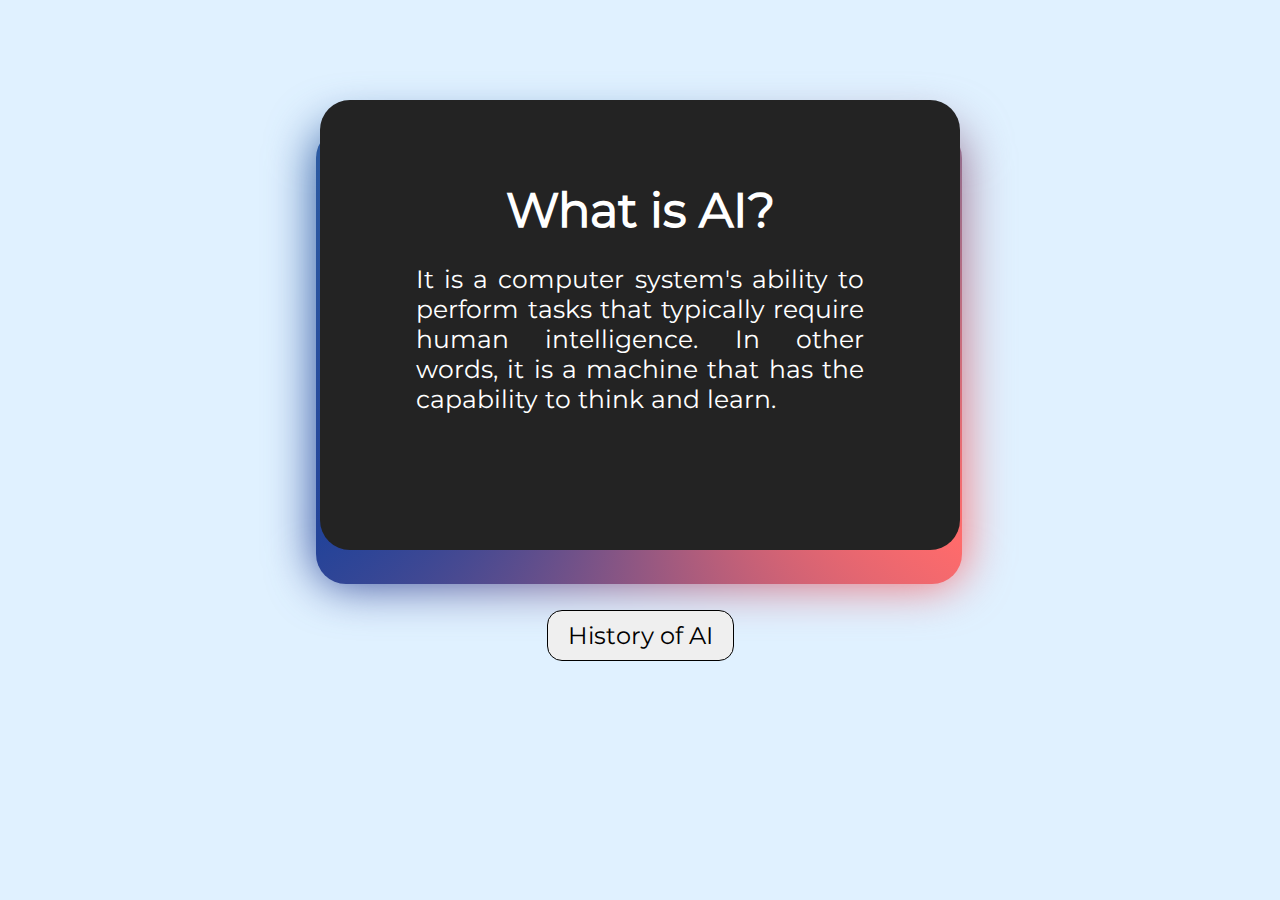
<file: index.html>
<!DOCTYPE html>
<html lang="en">
    <head>
        <meta charset="UTF-8">
        <meta name="viewport" content="width=device-width, initial-scale=1.0">
        <title>What is AI?</title>
        <link rel="stylesheet" href="layoutStyle.css">
        <link rel="icon" type="image/png" href="icon.png">
    </head>
    <body>
        
        <div class="container">
            <h1>What is AI?</h1>
            <p>It is a computer system's ability to perform tasks that typically require human intelligence. In other words, it is
                a machine that has the capability to think and learn.
            </p>
        </div>

        <a href="/history.html" target="_blank"><button id="haBtn">History of AI</button></a>

    </body>
</html>
</file>
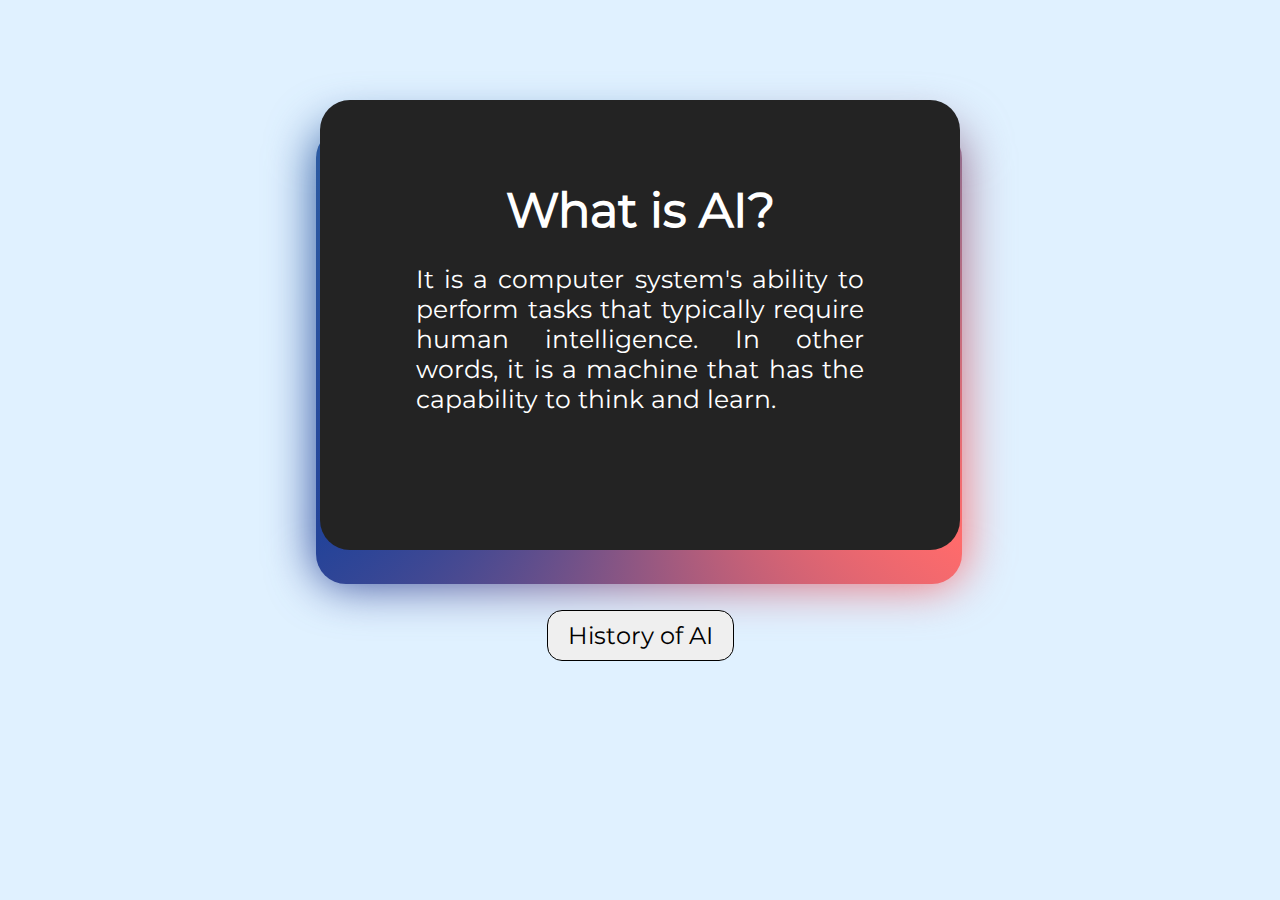
<file: central/html/index.html>
<!DOCTYPE html>
<html lang="en">
    <head>
        <meta charset="UTF-8">
        <meta name="viewport" content="width=device-width, initial-scale=1.0">
        <title>History of AI</title>
        <link rel="stylesheet" href="../css/layoutStyle.css">
    </head>
    <body>
        
        <div class="container">
            <h1>What is AI?</h1>
            <p>It is a computer system's ability to perform tasks that typically require human intelligence. In other words, it is
                a machine that has the capability to think and learn.
            </p>
        </div>

        <a href="/history.html" target="_blank"><button id="haBtn">History of AI</button></a>

    </body>
</html>
</file>
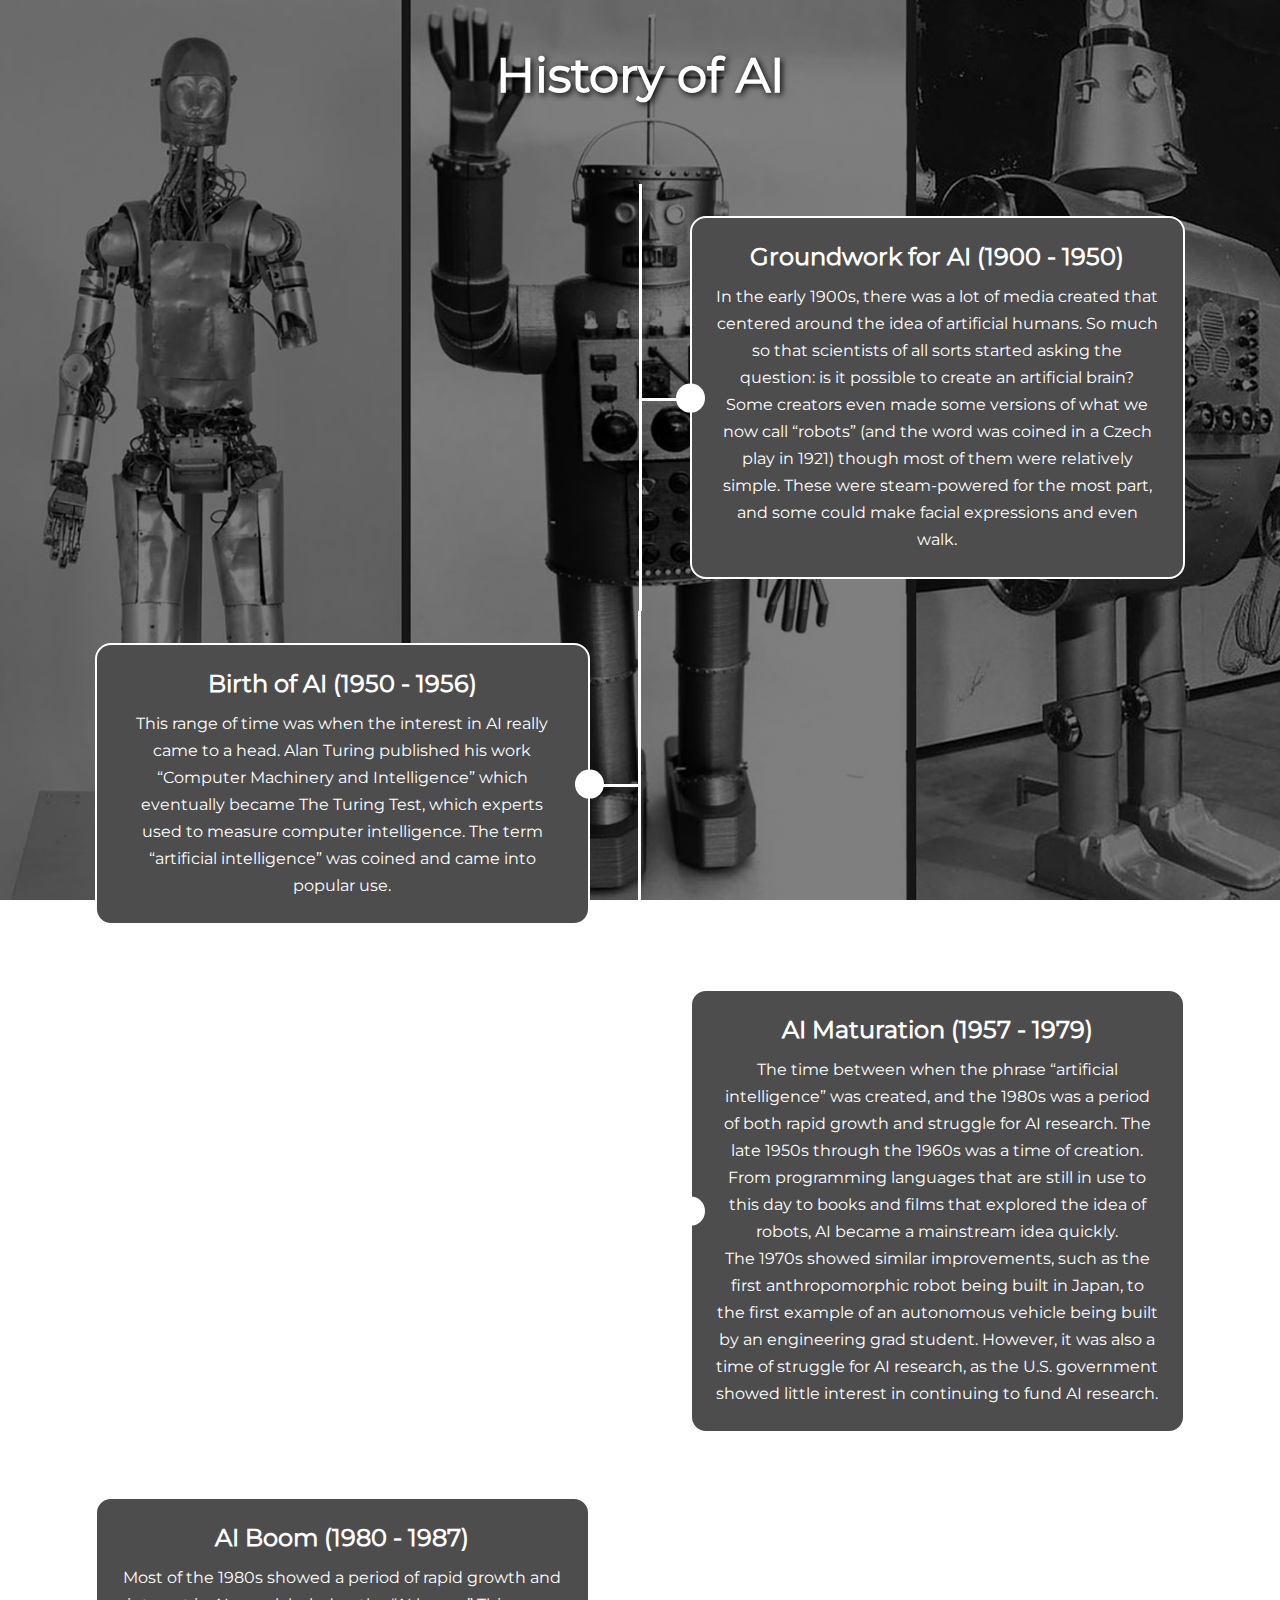
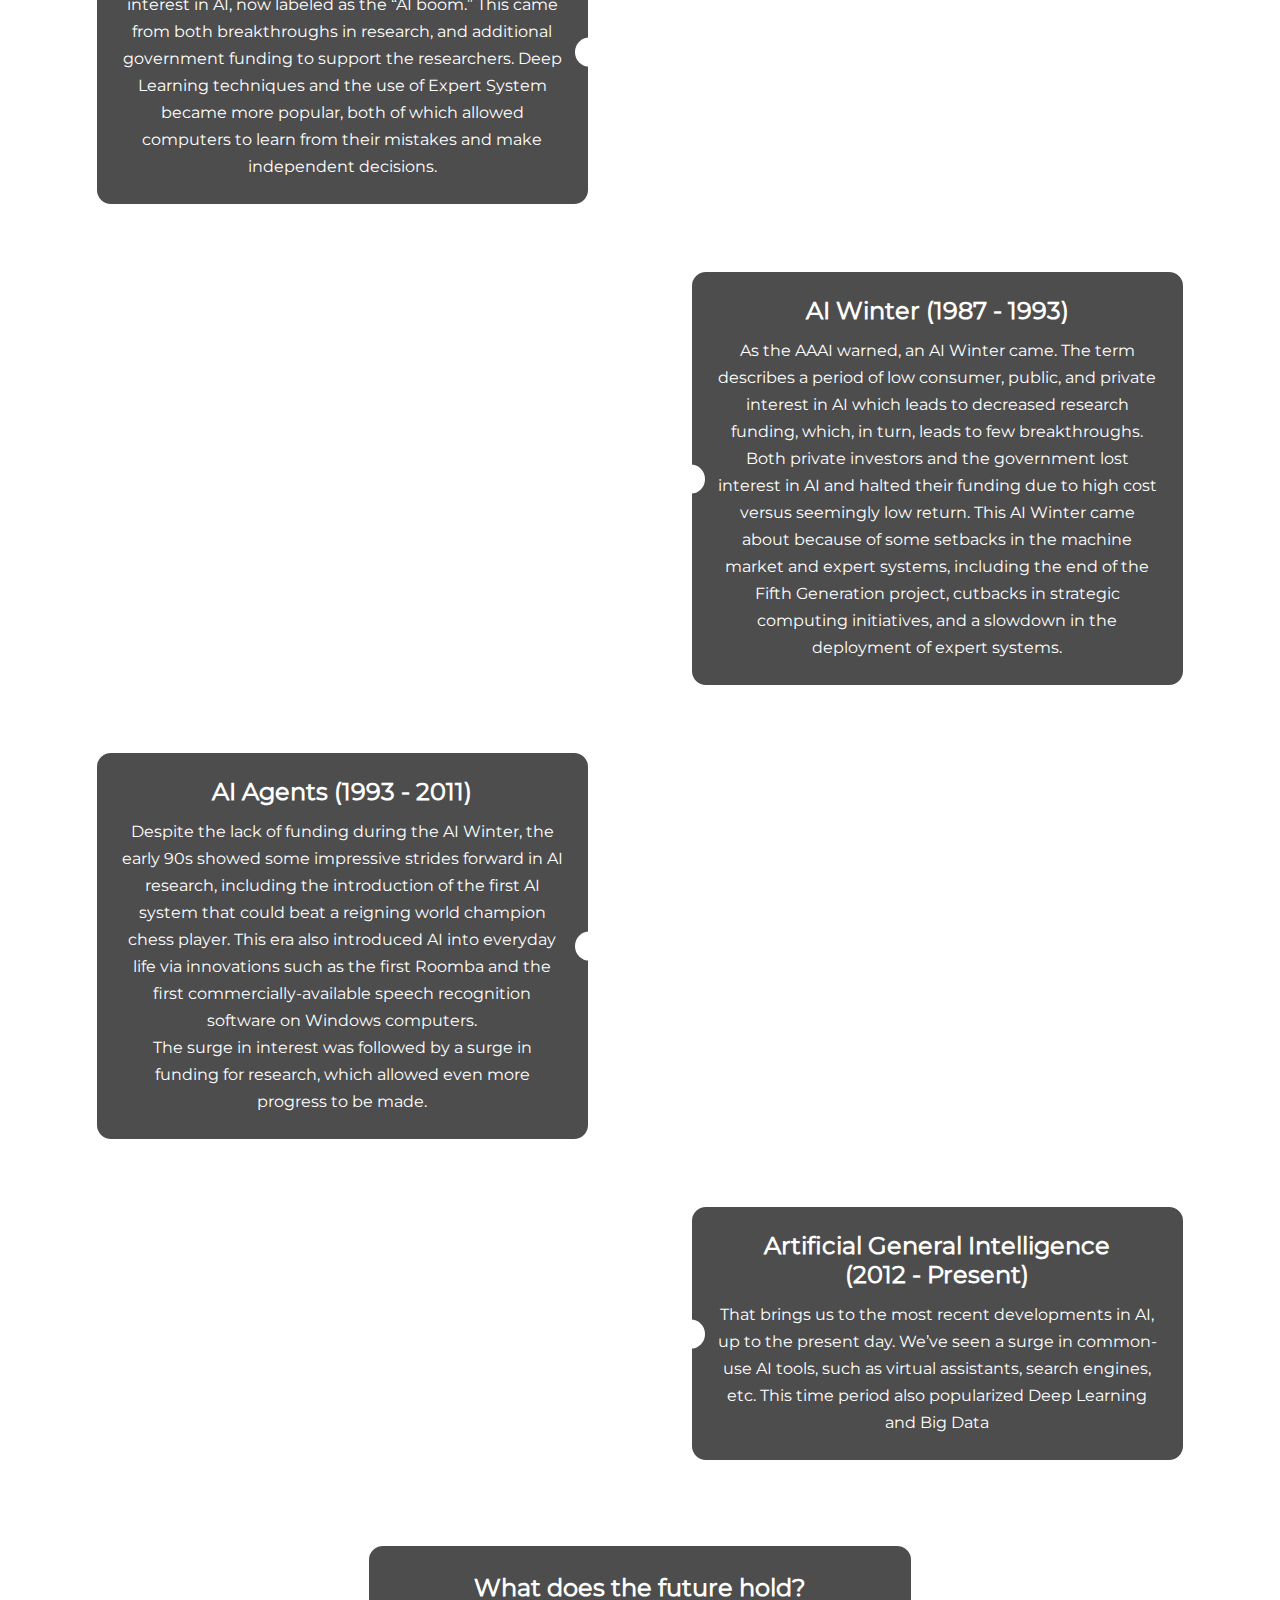
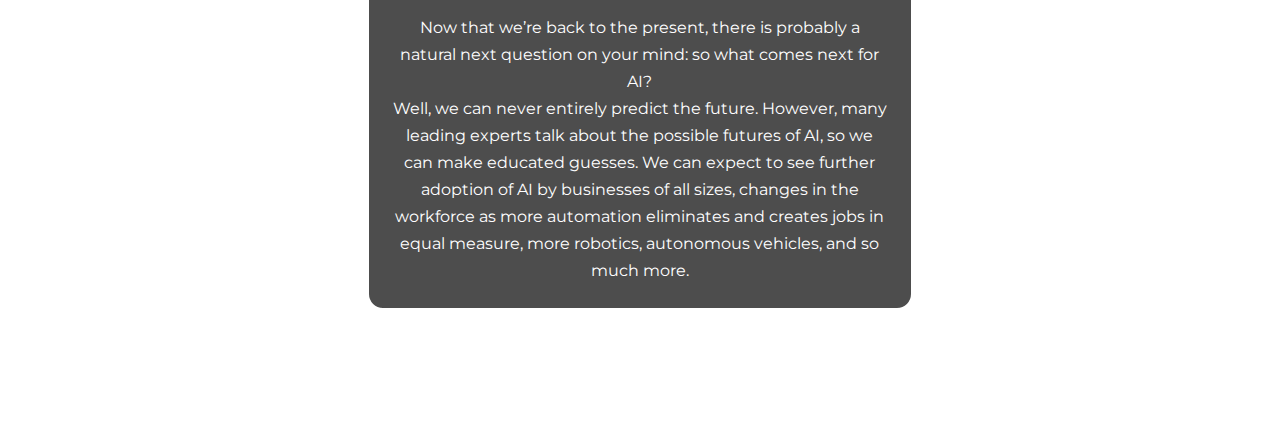
<file: history.html>
<!DOCTYPE html>
<html lang="en">
    <head>
        <meta charset="UTF-8">
        <meta name="viewport" content="width=device-width, initial-scale=1.0">
        <title>AI History</title>
        <link rel="stylesheet" href="historyStyle.css">
        <link rel="icon" type="image/png" href="icon.png">
    </head>
    <body>

        <h1 id="title">History of AI</h1>
        
        <div class="timeline">
            <div class="checkpoint">
                <div class="main-content">
                    <h2>Groundwork for AI (1900 - 1950)</h2>
                    <p>
                        In the early 1900s, there was a lot of media created that centered around the idea of artificial humans. 
                        So much so that scientists of all sorts started asking the question: is it possible to create an artificial brain? 
                        Some creators even made some versions of what we now call “robots” (and the word was coined in a Czech play in 1921) 
                        though most of them were relatively simple. These were steam-powered for the most part, and some could make facial 
                        expressions and even walk.
                    </p>
                </div>
            </div>
            <div class="checkpoint">
                <div class="main-content">
                    <h2>Birth of AI (1950 - 1956)</h2>
                    <p>This range of time was when the interest in AI really came to a head. Alan Turing published his work 
                    “Computer Machinery and Intelligence” which eventually became The Turing Test, which experts used to 
                    measure computer intelligence. The term “artificial intelligence” was coined and came into popular use.
                    </p>
                </div>
            </div>
            <div class="checkpoint">
                <div class="main-content">
                    <h2>AI Maturation (1957 - 1979)</h2>
                    <p>
                        The time between when the phrase “artificial intelligence” was created, and the 1980s was a period of 
                        both rapid growth and struggle for AI research. The late 1950s through the 1960s was a time of creation. 
                        From programming languages that are still in use to this day to books and films that explored the idea of 
                        robots, AI became a mainstream idea quickly.
                    </p>
                    <p>
                        The 1970s showed similar improvements, such as the first anthropomorphic robot being built in Japan, 
                        to the first example of an autonomous vehicle being built by an engineering grad student. However, 
                        it was also a time of struggle for AI research, as the U.S. government showed little interest in 
                        continuing to fund AI research.
                    </p>
                </div>
            </div>
            <div class="checkpoint">
                <div class="main-content">
                    <h2>AI Boom (1980 - 1987)</h2>
                    <p>
                        Most of the 1980s showed a period of rapid growth and interest in AI, now labeled as the “AI boom.” 
                        This came from both breakthroughs in research, and additional government funding to support the researchers. 
                        Deep Learning techniques and the use of Expert System became more popular, both of which allowed computers to 
                        learn from their mistakes and make independent decisions.
                    </p>
                </div>
            </div>
            <div class="checkpoint">
                <div class="main-content">
                    <h2>AI Winter (1987 - 1993)</h2>
                    <p>As the AAAI warned, an AI Winter came. The term describes a period of low consumer, public, and private interest 
                        in AI which leads to decreased research funding, which, in turn, leads to few breakthroughs. Both private investors 
                        and the government lost interest in AI and halted their funding due to high cost versus seemingly low return. 
                        This AI Winter came about because of some setbacks in the machine market and expert systems, including the end 
                        of the Fifth Generation project, cutbacks in strategic computing initiatives, and a slowdown in the deployment of 
                        expert systems.
                    </p>
                </div>
            </div>
            <div class="checkpoint">
                <div class="main-content">
                    <h2>AI Agents (1993 - 2011)</h2>
                    <p>Despite the lack of funding during the AI Winter, the early 90s showed some impressive strides forward 
                        in AI research, including the introduction of the first AI system that could beat a reigning world 
                        champion chess player. This era also introduced AI into everyday life via innovations such as the first 
                        Roomba and the first commercially-available speech recognition software on Windows computers. 
                    </p>
                    <p>
                        The surge in interest was followed by a surge in funding for research, which allowed even more progress to be made.
                    </p>
                </div>
            </div>
            <div class="checkpoint">
                <div class="main-content">
                    <h2>Artificial General Intelligence<br>(2012 - Present)</h2>
                    <p>That brings us to the most recent developments in AI, up to the present day. We’ve seen a surge in common-use 
                        AI tools, such as virtual assistants, search engines, etc. This time period also popularized Deep Learning 
                        and Big Data
                    </p>
                </div>
            </div>
            <div class="end">
                <h2>What does the future hold?</h2>
                <p>Now that we’re back to the present, there is probably a natural next question on your mind: so what comes next for AI?</p>
                <p>Well, we can never entirely predict the future. However, many leading experts talk about the possible futures of AI, 
                    so we can make educated guesses. We can expect to see further adoption of AI by businesses of all sizes, changes 
                    in the workforce as more automation eliminates and creates jobs in equal measure, more robotics, autonomous vehicles,
                    and so much more. 
                </p>
            </div>
        </div>

        <a id="source" href="https://www.tableau.com/data-insights/ai/history" target="_blank">Source: Tableau - AI History</a>

        <script src="historyJS.js"></script>
    </body>
</html>
</file>
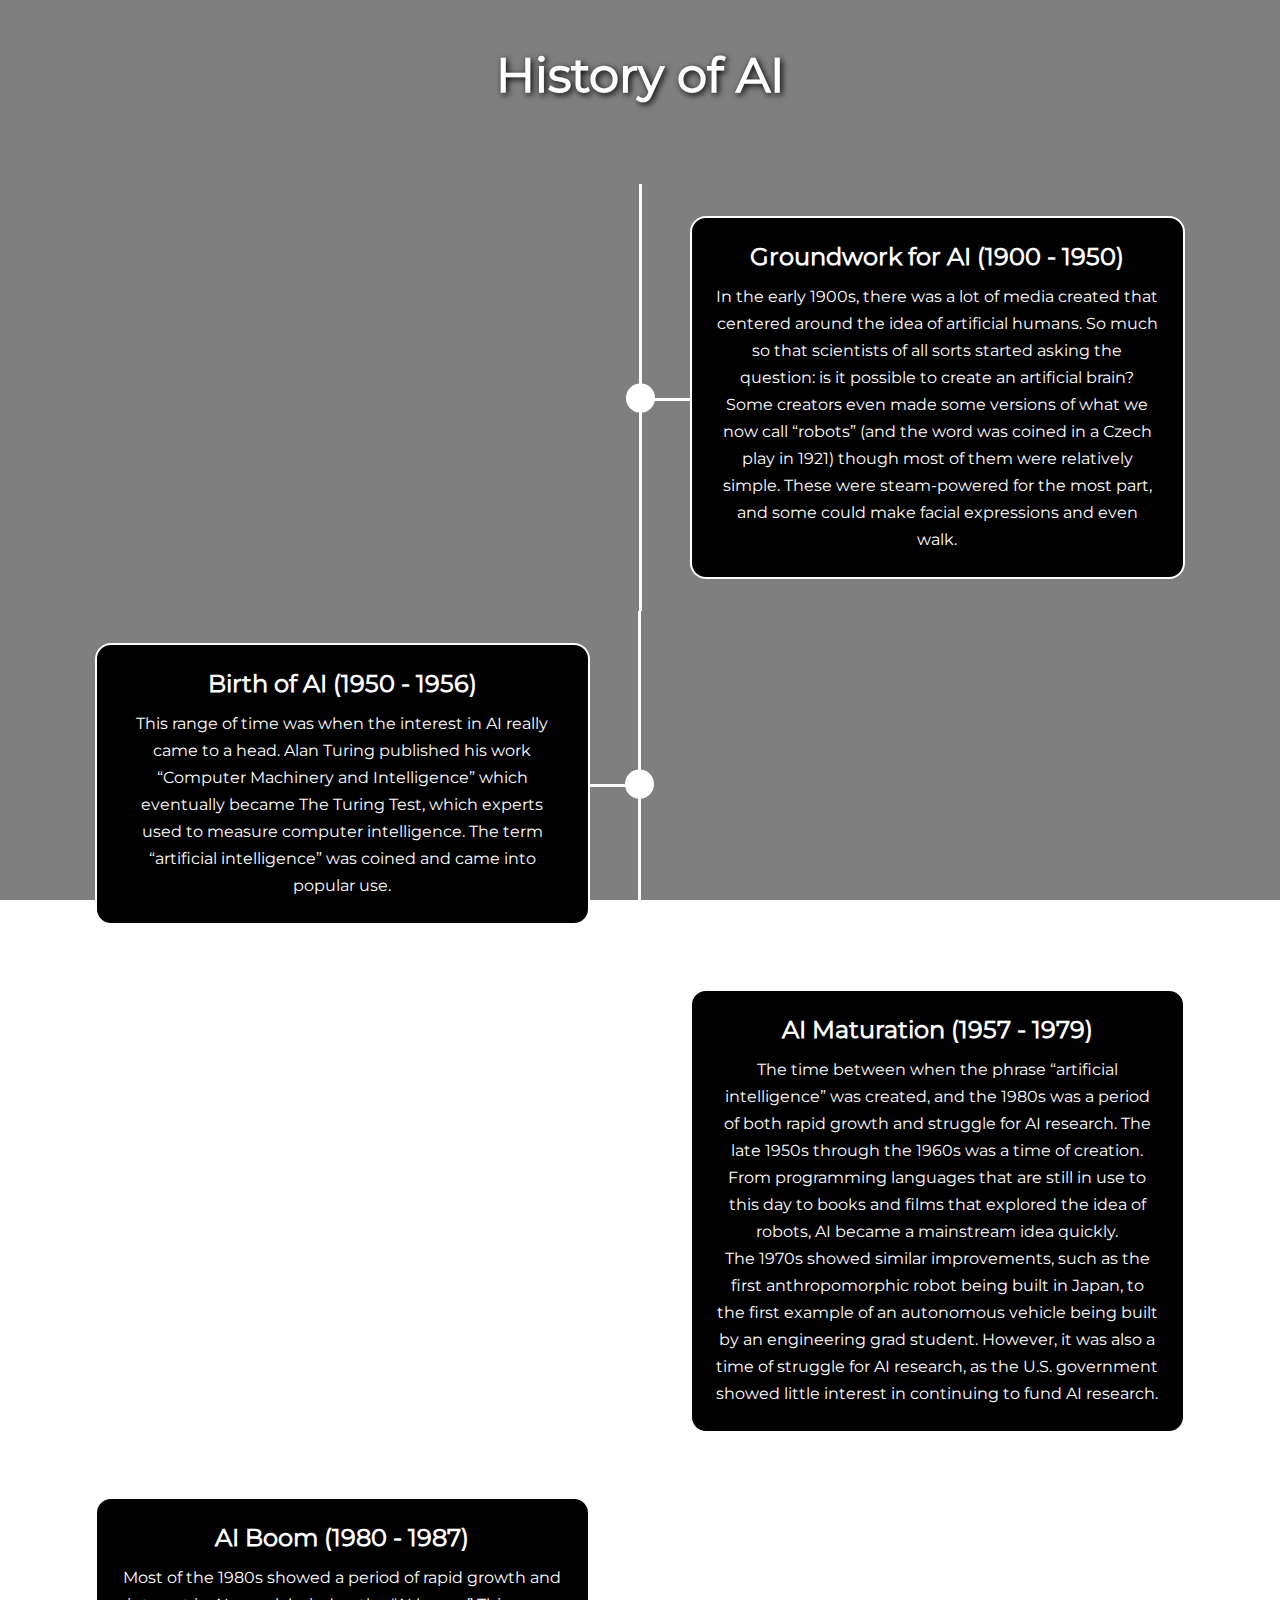
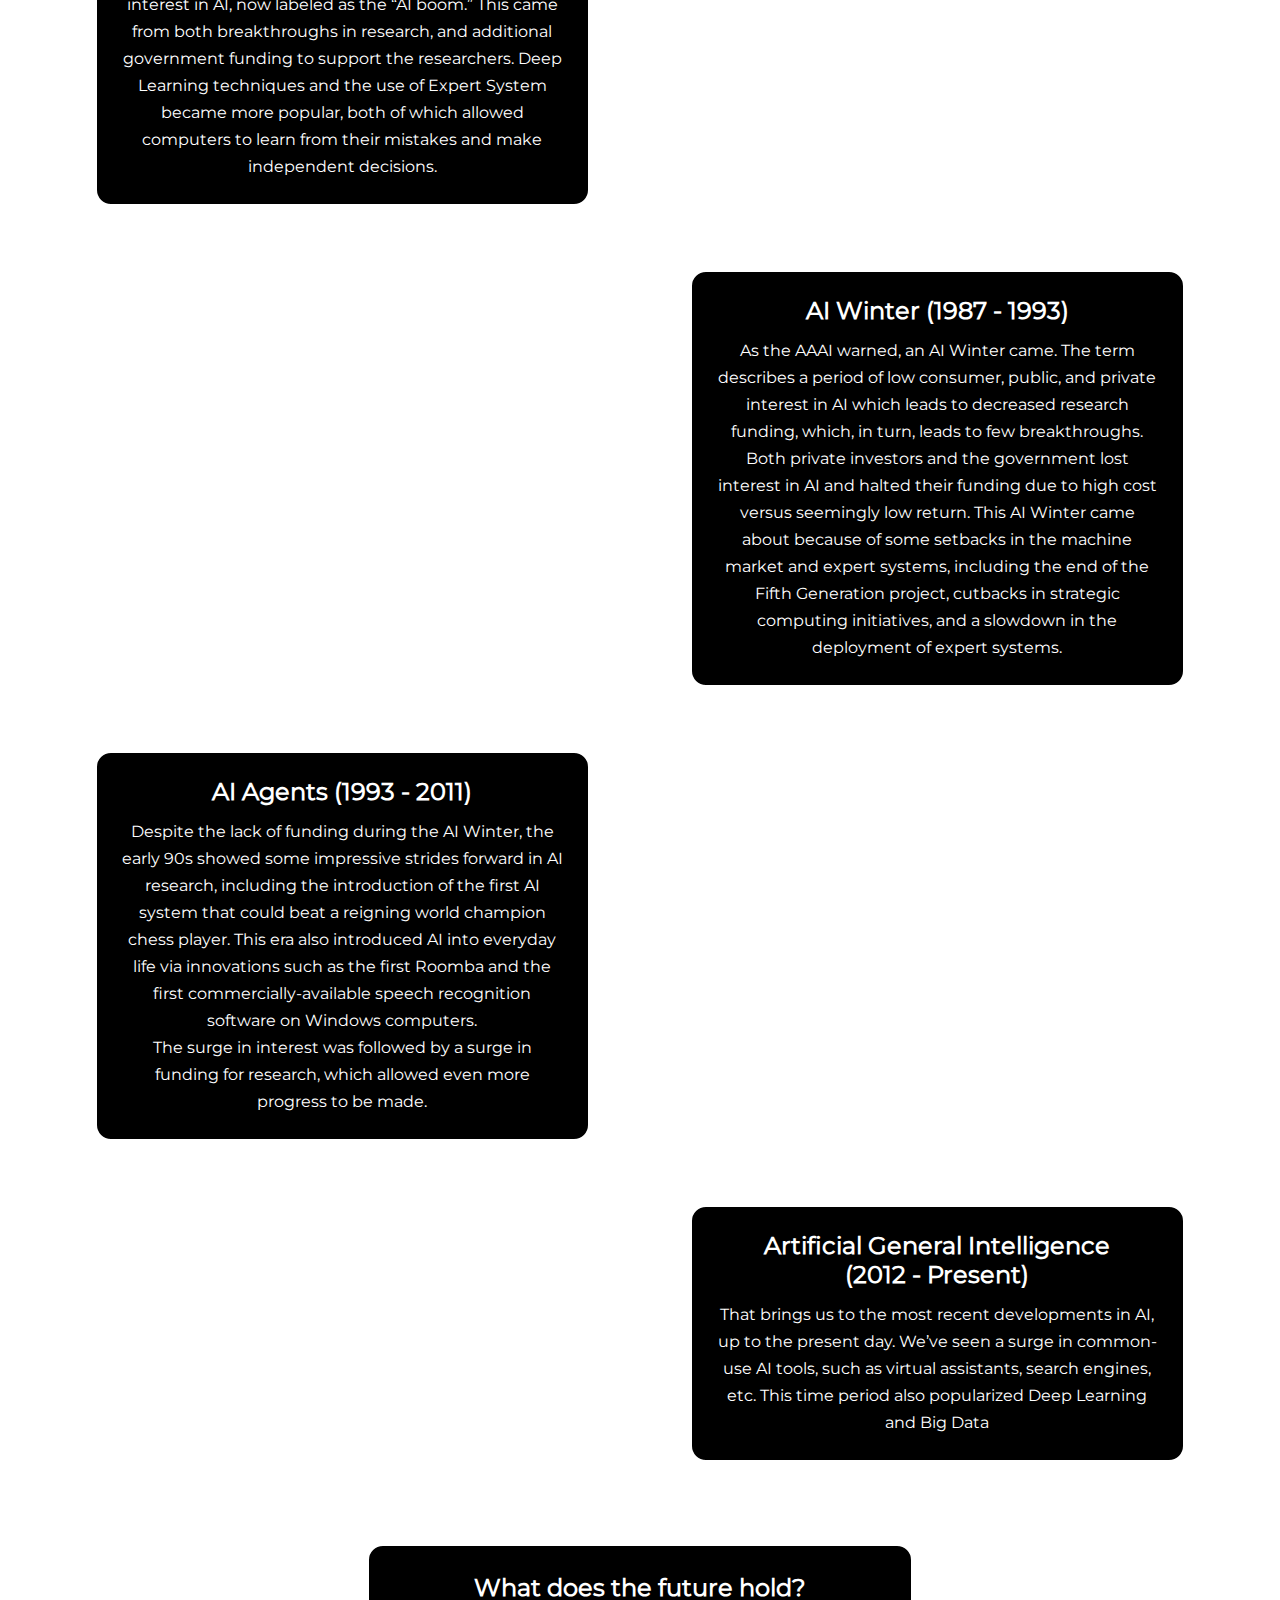
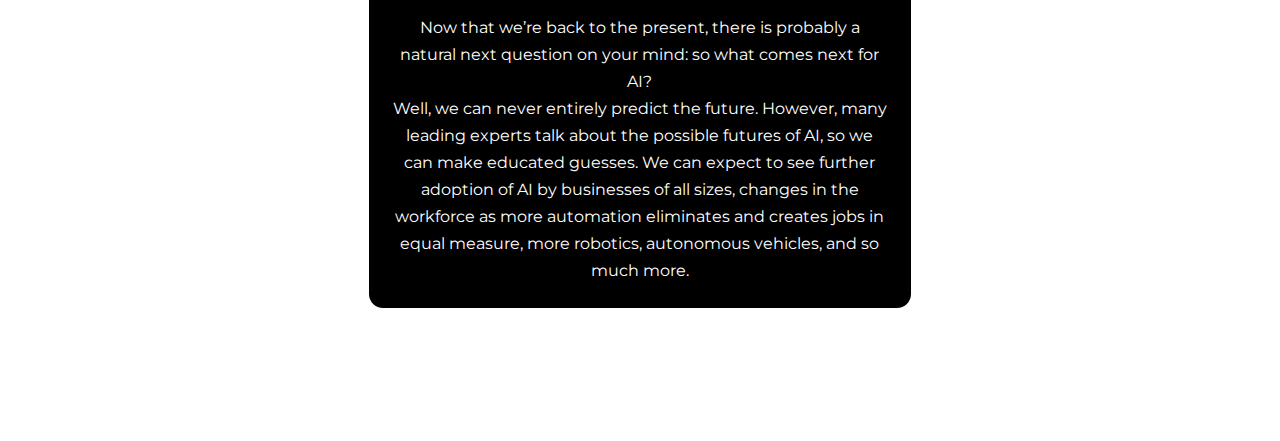
<file: central/html/history.html>
<!DOCTYPE html>
<html lang="en">
    <head>
        <meta charset="UTF-8">
        <meta name="viewport" content="width=device-width, initial-scale=1.0">
        <title>Document</title>
        <link rel="stylesheet" href="../css/historyStyle.css">
    </head>
    <body>

        <h1 id="title">History of AI</h1>
        
        <div class="timeline">
            <div class="checkpoint">
                <div class="main-content">
                    <h2>Groundwork for AI (1900 - 1950)</h2>
                    <p>
                        In the early 1900s, there was a lot of media created that centered around the idea of artificial humans. 
                        So much so that scientists of all sorts started asking the question: is it possible to create an artificial brain? 
                        Some creators even made some versions of what we now call “robots” (and the word was coined in a Czech play in 1921) 
                        though most of them were relatively simple. These were steam-powered for the most part, and some could make facial 
                        expressions and even walk.
                    </p>
                </div>
            </div>
            <div class="checkpoint">
                <div class="main-content">
                    <h2>Birth of AI (1950 - 1956)</h2>
                    <p>This range of time was when the interest in AI really came to a head. Alan Turing published his work 
                    “Computer Machinery and Intelligence” which eventually became The Turing Test, which experts used to 
                    measure computer intelligence. The term “artificial intelligence” was coined and came into popular use.
                    </p>
                </div>
            </div>
            <div class="checkpoint">
                <div class="main-content">
                    <h2>AI Maturation (1957 - 1979)</h2>
                    <p>
                        The time between when the phrase “artificial intelligence” was created, and the 1980s was a period of 
                        both rapid growth and struggle for AI research. The late 1950s through the 1960s was a time of creation. 
                        From programming languages that are still in use to this day to books and films that explored the idea of 
                        robots, AI became a mainstream idea quickly.
                    </p>
                    <p>
                        The 1970s showed similar improvements, such as the first anthropomorphic robot being built in Japan, 
                        to the first example of an autonomous vehicle being built by an engineering grad student. However, 
                        it was also a time of struggle for AI research, as the U.S. government showed little interest in 
                        continuing to fund AI research.
                    </p>
                </div>
            </div>
            <div class="checkpoint">
                <div class="main-content">
                    <h2>AI Boom (1980 - 1987)</h2>
                    <p>
                        Most of the 1980s showed a period of rapid growth and interest in AI, now labeled as the “AI boom.” 
                        This came from both breakthroughs in research, and additional government funding to support the researchers. 
                        Deep Learning techniques and the use of Expert System became more popular, both of which allowed computers to 
                        learn from their mistakes and make independent decisions.
                    </p>
                </div>
            </div>
            <div class="checkpoint">
                <div class="main-content">
                    <h2>AI Winter (1987 - 1993)</h2>
                    <p>As the AAAI warned, an AI Winter came. The term describes a period of low consumer, public, and private interest 
                        in AI which leads to decreased research funding, which, in turn, leads to few breakthroughs. Both private investors 
                        and the government lost interest in AI and halted their funding due to high cost versus seemingly low return. 
                        This AI Winter came about because of some setbacks in the machine market and expert systems, including the end 
                        of the Fifth Generation project, cutbacks in strategic computing initiatives, and a slowdown in the deployment of 
                        expert systems.
                    </p>
                </div>
            </div>
            <div class="checkpoint">
                <div class="main-content">
                    <h2>AI Agents (1993 - 2011)</h2>
                    <p>Despite the lack of funding during the AI Winter, the early 90s showed some impressive strides forward 
                        in AI research, including the introduction of the first AI system that could beat a reigning world 
                        champion chess player. This era also introduced AI into everyday life via innovations such as the first 
                        Roomba and the first commercially-available speech recognition software on Windows computers. 
                    </p>
                    <p>
                        The surge in interest was followed by a surge in funding for research, which allowed even more progress to be made.
                    </p>
                </div>
            </div>
            <div class="checkpoint">
                <div class="main-content">
                    <h2>Artificial General Intelligence<br>(2012 - Present)</h2>
                    <p>That brings us to the most recent developments in AI, up to the present day. We’ve seen a surge in common-use 
                        AI tools, such as virtual assistants, search engines, etc. This time period also popularized Deep Learning 
                        and Big Data
                    </p>
                </div>
            </div>
            <div class="end">
                <h2>What does the future hold?</h2>
                <p>Now that we’re back to the present, there is probably a natural next question on your mind: so what comes next for AI?</p>
                <p>Well, we can never entirely predict the future. However, many leading experts talk about the possible futures of AI, 
                    so we can make educated guesses. We can expect to see further adoption of AI by businesses of all sizes, changes 
                    in the workforce as more automation eliminates and creates jobs in equal measure, more robotics, autonomous vehicles,
                    and so much more. 
                </p>
            </div>
        </div>

        <a id="source" href="https://www.tableau.com/data-insights/ai/history" target="_blank">Source: Tableau - AI History</a>

        <script src="../../central/javascript/historyJS.js"></script>
    </body>
</html>
</file>
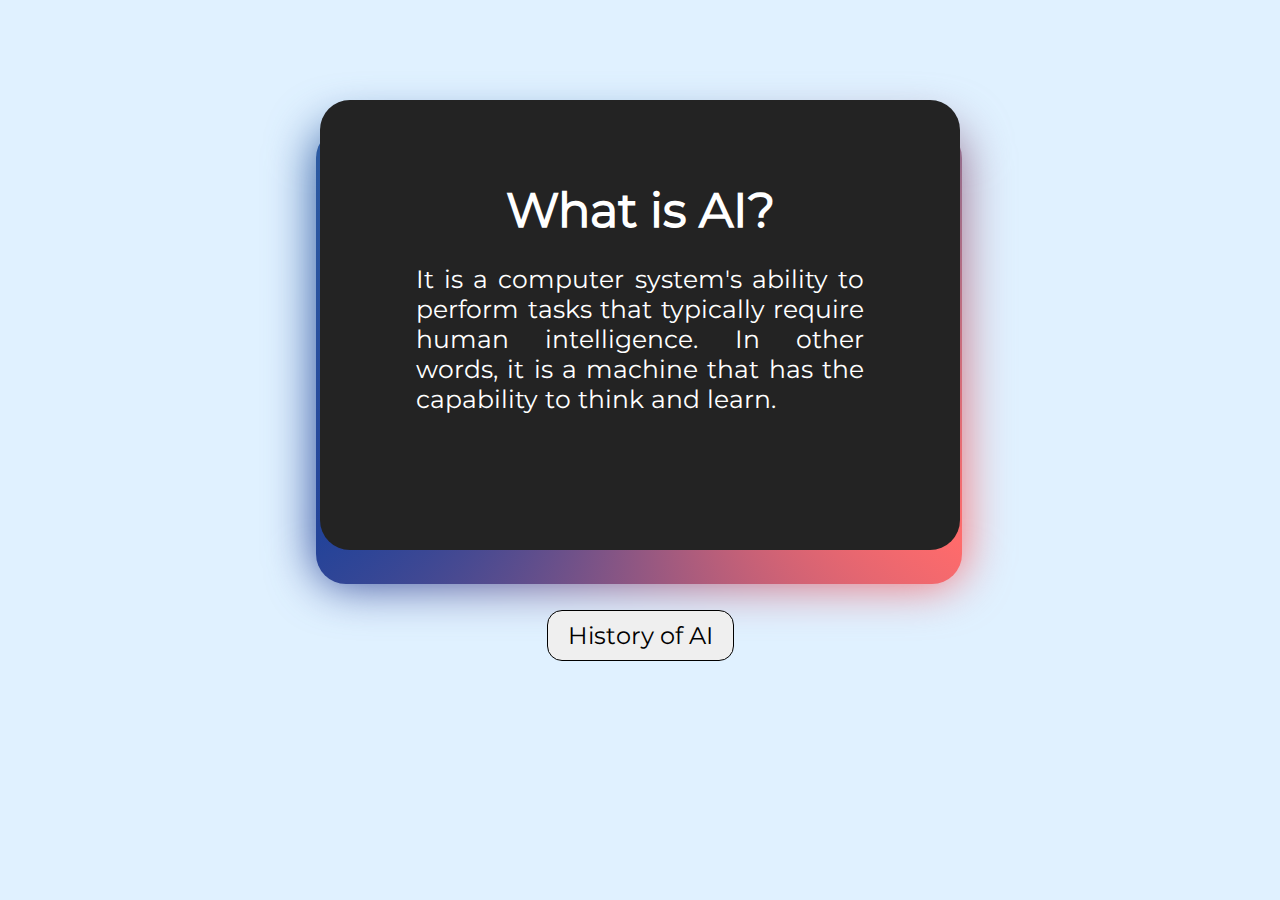
<file: central/html/layout.html>
<!DOCTYPE html>
<html lang="en">
    <head>
        <meta charset="UTF-8">
        <meta name="viewport" content="width=device-width, initial-scale=1.0">
        <title>History of AI</title>
        <link rel="stylesheet" href="../css/layoutStyle.css">
    </head>
    <body>
        
        <div class="container">
            <h1>What is AI?</h1>
            <p>It is a computer system's ability to perform tasks that typically require human intelligence. In other words, it is
                a machine that has the capability to think and learn.
            </p>
        </div>

        <a href="../html/history.html" target="_blank"><button id="haBtn">History of AI</button></a>

    </body>
</html>
</file>
<file: layoutStyle.css>
@font-face {
    font-family: Montserrat;
    src: url(../../resources/font/Montserrat-Regular.ttf);
}

@property --angle{

    syntax: "<angle>";
    initial-value: 0deg;
    inherits: false;
}

@keyframes spin {
    
    from{

        --angle: 0deg;
    }

    to{

        --angle: 360deg;
    }
}

body{

    background-color: rgb(224, 241, 255);
}

.container{

    background-color: #232323;
    font-family: Montserrat;
    width: 50vw;
    height: 50vh;
    border-radius: 30px;
    display: flex;
    flex-direction: column;
    justify-content: center;
    align-items: center;
    margin: 100px auto;
}

.container::after, .container::before{

    content: '';
    position: absolute;
    height: 50vh;
    width: 50vw;
    background-image: conic-gradient(from var(--angle), hsl(210, 54%, 43%), hsl(0, 100%, 71%), hsl(224, 62%, 37%), hsl(210, 54%, 43%));
    top: 39.5%;
    left: 49.95%;
    translate: -50% -50%;
    z-index: -1;
    padding: 3px;
    border-radius: 30px;
    animation: 3s spin linear infinite;
}

.container::before{

    filter: blur(1.5rem);
}

.container h1{

    font-size: 3rem;
    color: white;
    margin: 0;
}

.container p{

    color: white;
    width: 70%;
    height: 40%;
    font-size: 25px;
    text-align: justify;
}

a{

    text-decoration: none;
}

#haBtn{

    font-family: Montserrat;
    font-size: 1.5rem;
    display: flex;      
    margin: -40px auto;
    border-radius: 15px;
    border: 1px solid black;
    padding: 10px 20px;
    cursor: pointer;
    transition: background-color 0.3s ease-out, box-shadow 0.3s ease-out;
}

#haBtn:hover{

    color: white;
    border: none;
    background-color: hsl(0, 0%, 40%);
    box-shadow: 2px 2px 7px hsl(0, 0%, 0%, 0.7);
}

@media screen and (max-width: 1000px) {

    .container h1{

        font-size: 2.5rem;
    }

    .container p{

        font-size: 20px;
    }
}

@media screen and (max-width: 600px) {

    .container h1{

        font-size: 2rem;
    }

    .container p{

        font-size: 16px;
    }
}
</file>
<file: central/css/layoutStyle.css>
@font-face {
    font-family: Montserrat;
    src: url(../../resources/font/Montserrat-Regular.ttf);
}

@property --angle{

    syntax: "<angle>";
    initial-value: 0deg;
    inherits: false;
}

@keyframes spin {
    
    from{

        --angle: 0deg;
    }

    to{

        --angle: 360deg;
    }
}

body{

    background-color: rgb(224, 241, 255);
}

.container{

    background-color: #232323;
    font-family: Montserrat;
    width: 50vw;
    height: 50vh;
    border-radius: 30px;
    display: flex;
    flex-direction: column;
    justify-content: center;
    align-items: center;
    margin: 100px auto;
}

.container::after, .container::before{

    content: '';
    position: absolute;
    height: 50vh;
    width: 50vw;
    background-image: conic-gradient(from var(--angle), hsl(210, 54%, 43%), hsl(0, 100%, 71%), hsl(224, 62%, 37%), hsl(210, 54%, 43%));
    top: 39.5%;
    left: 49.95%;
    translate: -50% -50%;
    z-index: -1;
    padding: 3px;
    border-radius: 30px;
    animation: 3s spin linear infinite;
}

.container::before{

    filter: blur(1.5rem);
}

.container:hover{


}

.container h1{

    font-size: 3rem;
    color: white;
    margin: 0;
}

.container p{

    color: white;
    width: 70%;
    height: 40%;
    font-size: 25px;
    text-align: justify;
}

a{

    text-decoration: none;
}

#haBtn{

    font-family: Montserrat;
    font-size: 1.5rem;
    display: flex;      
    margin: -40px auto;
    border-radius: 15px;
    border: 1px solid black;
    padding: 10px 20px;
    cursor: pointer;
    transition: background-color 0.3s ease-out, box-shadow 0.3s ease-out;
}

#haBtn:hover{

    color: white;
    border: none;
    background-color: hsl(0, 0%, 40%);
    box-shadow: 2px 2px 7px hsl(0, 0%, 0%, 0.7);
}
</file>
<file: historyStyle.css>
@font-face {
    font-family: Montserrat;
    src: url(../../resources/font/Montserrat-Regular.ttf);
}

*{

    margin: 0;
    padding: 0;
}

body{

    margin: 0;
    font-family: Montserrat;
    padding: 2em;
    background-image: url('0.jpg');
    background-repeat: no-repeat;
    background-position: center;
    background-attachment: fixed;
    background-size: cover;
}

body::before {
    content: "";
    position: fixed; 
    top: 0;
    left: 0;
    width: 100%;
    height: 100%;
    background: rgba(0, 0, 0, 0.5);
    pointer-events: none; 
}

#title{

    position: relative;
    margin: 0.3em;
    font-size: 3em;
    text-align: center;
    color: white;
    text-shadow: 2px 2px 6px black;
}

.timeline {

    margin: 5em auto;
    max-width: 34.15em;
}

.timeline h2{

    color: white;
    margin-bottom: 0.5em;
}

.checkpoint {

    max-width: 34em;
    padding-top: 2em;
    padding-bottom: 2em;
    position: relative;
}

.checkpoint div{

    border: 2px solid white;
    border-radius: 1em;
    padding: 1.5em;
    text-align: center;
    background-color: hsl(0, 0%, 30%);
    transform: scale(1.0);
    transition: transform 0.3s ease-out, background-color 0.3s ease-out;
}

.checkpoint div:hover{

    transform: scale(1.1);
    background-color: hsl(0, 0%, 0%);
    transform: center;
}

.checkpoint p{

    line-height: 27px;
    color: white;
}

.checkpoint:nth-child(odd){

    border-left: 3px solid white;
    padding-left: 3em;
    transform: translateX(17em);
}

.checkpoint:nth-child(even) {

    border-right: 3px solid white;
    padding-right: 3em;
    transform: translateX(-17em);
}

.checkpoint:nth-child(odd)::before,
.checkpoint:nth-child(even)::before{

    content: '';
    background: white;
    width: 3em;
    height: 3px;
    position: absolute;
    top: 50%;
    transform: translateX(-50%);
}

.checkpoint:nth-child(odd)::before {

    left: 24px;
}

.checkpoint:nth-child(even)::before{

    right: -24px;
}

.checkpoint:nth-child(odd) div::before,
.checkpoint:nth-child(even) div::before{

    content: '';
    background: white;
    box-shadow: 0 0 0 0.5em white;
    width: 0.8em;
    height: 0.8em;
    position: absolute;
    top: 50%;
    transform: translateY(-50%);
    border-radius: 50%;
}

.checkpoint:nth-child(odd) div::before{

    left: -0.5em;
}

.checkpoint:nth-child(even) div::before{

    right: -0.5em
}

.end{
    
    position: relative;
    margin-top: 50px;
    max-width: 34em;
    border: 2px solid white;
    border-radius: 1em;
    padding: 1.5em;
    text-align: center;
    background-color: hsl(0, 0%, 30%);
    transition: transform 0.3s ease-out, background-color 0.3s ease-out;
}

.end:hover{

    transform: scale(1.1);
    transform-origin: center;
    background-color: black;
}

.end::before{

    position: relative;
    content: '';
    display: block; 
    width: 4em;
    border-top: 3px solid white;
    position: relative;
    left: 43.538%;
    bottom: 59px;
    transform: rotate(90deg);
}

.end h2{

    margin-bottom: 0.5em;
}

.end p{

    color: white;
    line-height: 27px;
}

#source{

    position: relative;
    display: block;
    color: white;
    text-align: center;
}

@media screen and (max-width: 1150px) {

    .timeline{

        width: 80vw;
    }

    .timeline .checkpoint{

        width: 100%;
        transform: none;
        padding-left: 0;
        padding-right: 0;
        border: none;
    }

    .timeline .checkpoint::before{

        width: 3px;
        height: 4em;
        top: -2em;
        left: 50%;
        transform: translateX(-50%);
    }

    .timeline .checkpoint div::before{

        top: -0.1em;
        left: 48.85%;
    }

    .end::before{

        content: '';
        display: block; 
        width: 5.1em;
        border-top: 3px solid black;
        position: relative;
        left: 42%;
        bottom: 68px;
        transform: rotate(90deg);
    }
}

@media screen and (max-width: 550px) {

    .timeline{

        width: 80vw;
    }

    .timeline .checkpoint{

        width: 100%;
        transform: none;
        padding-left: 0;
        padding-right: 0;
        border: none;
    }

    .timeline .checkpoint::before{

        width: 3px;
        height: 4em;
        top: -2em;
        left: 50%;
        transform: translateX(-50%);
    }

    .timeline .checkpoint div::before{

        top: -0.1em;
        left: 48.4%;
    }

    .end::before{

        content: '';
        display: block; 
        width: 5.1em;
        border-top: 3px solid black;
        position: relative;
        left: 38%;
        bottom: 68px;
        transform: rotate(90deg);
    }
}
</file>
<file: central/css/historyStyle.css>
@font-face {
    font-family: Montserrat;
    src: url(../../resources/font/Montserrat-Regular.ttf);
}

*{

    margin: 0;
    padding: 0;
}

body{

    margin: 0;
    font-family: Montserrat;
    padding: 2em;
    background-repeat: no-repeat;
    background-position: center;
    background-attachment: fixed;
    background-size: cover;
}

body::before {
    content: "";
    position: fixed; 
    top: 0;
    left: 0;
    width: 100%;
    height: 100%;
    background: rgba(0, 0, 0, 0.5);
    pointer-events: none; 
}

#title{

    position: relative;
    margin: 0.3em;
    font-size: 3em;
    text-align: center;
    color: white;
    text-shadow: 2px 2px 6px black;
}

.timeline {

    margin: 5em auto;
    max-width: 34.15em;
}

.timeline h2{

    color: white;
    margin-bottom: 0.5em;
}

.checkpoint {

    max-width: 34em;
    padding-top: 2em;
    padding-bottom: 2em;
    position: relative;
}

.checkpoint div{

    border: 2px solid white;
    border-radius: 1em;
    padding: 1.5em;
    text-align: center;
    background-color: black;
}

.checkpoint p{

    line-height: 27px;
    color: white;
}

.checkpoint:nth-child(odd){

    border-left: 3px solid white;
    padding-left: 3em;
    transform: translateX(17em);
}

.checkpoint:nth-child(even) {

    border-right: 3px solid white;
    padding-right: 3em;
    transform: translateX(-17em);
}

.checkpoint:nth-child(odd)::before,
.checkpoint:nth-child(even)::before{

    content: '';
    background: white;
    width: 3em;
    height: 3px;
    position: absolute;
    top: 50%;
    transform: translateX(-50%);
}

.checkpoint:nth-child(odd)::before {

    left: 24px;
}

.checkpoint:nth-child(even)::before{

    right: -24px;
}

.checkpoint:nth-child(odd) div::before,
.checkpoint:nth-child(even) div::before{

    content: '';
    background: white;
    box-shadow: 0 0 0 0.5em white;
    width: 0.8em;
    height: 0.8em;
    position: absolute;
    top: 50%;
    transform: translateY(-50%);
    border-radius: 50%;
}

.checkpoint:nth-child(odd) div::before{

    left: -0.5em;
}

.checkpoint:nth-child(even) div::before{

    right: -0.5em
}

.end{
    
    position: relative;
    margin-top: 50px;
    max-width: 34em;
    border: 2px solid white;
    border-radius: 1em;
    padding: 1.5em;
    text-align: center;
    background-color: black;
}

.end::before{

    position: relative;
    content: '';
    display: block; 
    width: 4em;
    border-top: 3px solid white;
    position: relative;
    left: 43.538%;
    bottom: 59px;
    transform: rotate(90deg);
}

.end h2{

    margin-bottom: 0.5em;
}

.end p{

    color: white;
    line-height: 27px;
}

#source{

    position: relative;
    display: block;
    color: white;
    text-align: center;
}

@media screen and (max-width: 1150px) {

    .timeline{

        width: 80vw;
    }

    .timeline .checkpoint{

        width: 100%;
        transform: none;
        padding-left: 0;
        padding-right: 0;
        border: none;
    }

    .timeline .checkpoint::before{

        width: 3px;
        height: 4em;
        top: -2em;
        left: 50%;
        transform: translateX(-50%);
    }

    .timeline .checkpoint div::before{

        top: -0.1em;
        left: 48.85%;
    }

    .end::before{

        content: '';
        display: block; 
        width: 5.1em;
        border-top: 3px solid black;
        position: relative;
        left: 42%;
        bottom: 68px;
        transform: rotate(90deg);
    }
}

@media screen and (max-width: 550px) {

    .timeline{

        width: 80vw;
    }

    .timeline .checkpoint{

        width: 100%;
        transform: none;
        padding-left: 0;
        padding-right: 0;
        border: none;
    }

    .timeline .checkpoint::before{

        width: 3px;
        height: 4em;
        top: -2em;
        left: 50%;
        transform: translateX(-50%);
    }

    .timeline .checkpoint div::before{

        top: -0.1em;
        left: 48.4%;
    }

    .end::before{

        content: '';
        display: block; 
        width: 5.1em;
        border-top: 3px solid black;
        position: relative;
        left: 38%;
        bottom: 68px;
        transform: rotate(90deg);
    }
}
</file>
